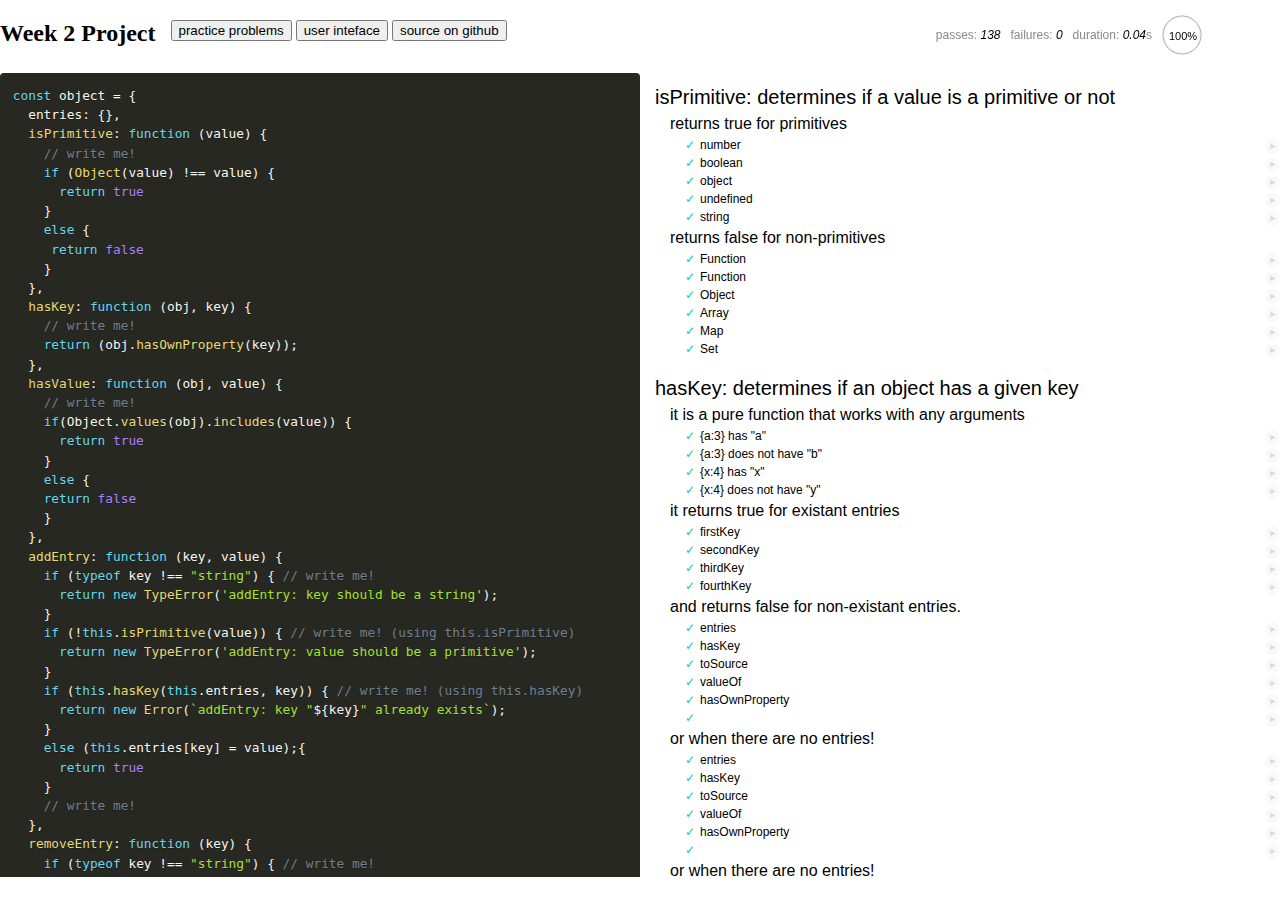
<file: week-2-project/index.html>
<!doctype html>

<html lang="en">

<head>
  <meta charset="utf-8">

  <title>week 2 project</title>
  <meta name="description" content="week 2 project">

  <script src="../dependencies/toString.js"></script>

  <script src="../dependencies/prism/script.js"></script>
  <link rel="stylesheet" type="text/css" href="../dependencies/prism/style.css">

  <link href="../dependencies/mocha/mocha.css" rel="stylesheet" />
  <script src="../dependencies/mocha/mocha.js"></script>
  <script src="../dependencies/assert.js"></script>

  <!-- why won't local parser-babylon work -->
  <!-- <script src="../dependencies/prettier/standalone.js"></script> -->
  <!-- <script src="https://unpkg.com/prettier@1.13.0/standalone.js"></script> -->
  <!-- <script src="../dependencies/prettier/parser-babylon.js"></script> -->
  <!-- <script src="https://unpkg.com/prettier@1.13.0/parser-babylon.js"></script> -->

  <script src="./app.js"></script>

</head>

<body>

  <header style='display:flex; flex-direction: row;'>
    <h2>Week 2 Project</h2>
    <div style="padding-top:20px; padding-left:15px;">
      <a href='./practice-problems/index.html' target='_blank'><button>practice problems</button></a>
      <a href='./user-interface/index.html' target='_blank'><button>user inteface</button></a>
      <a href='https://www.badgerbadgerbadger.com/' target='_blank'><button>source on github</button></a>
    </div>
  </header>


  <section id='code and tests' style='height:90vh; display:flex; flex-direction: row;'>

    <div id='code side' style='width:50%;max-height:100%;overflow-y:scroll'>
      <pre style='font-size:80%;'><code id='object-code' class="language-js"></code></pre>
      <script>
        let appToString = toVariableString(object);
        // try {
        //   appToString = prettier.format(
        //     appToString,
        //     {
        //       parser: "babylon",
        //       plugins: prettierPlugins
        //     }
        //   )
        // } catch (err) { }

        const objectCode = document.getElementById('object-code');
        const newTextNode = document.createTextNode(appToString);
        objectCode.innerHTML = null;
        objectCode.appendChild(newTextNode);
        Prism.highlightAllUnder(objectCode);
      </script>
    </div>

    <div id="mocha" style='width:50%;margin-right:0;margin-top:0;margin-left:0;max-height:100%;overflow-y:scroll'></div>
    <script>
      mocha.setup({
        ui: 'bdd',
      })
    </script>
    <script src="./tests/is-primitive.js"></script>
    <script src="./tests/has-key.js"></script>
    <script src="./tests/has-value.js"></script>
    <script src="./tests/add-entry.js"></script>
    <script src="./tests/remove-entry.js"></script>
    <script src='./tests/update-entry.js'></script>
    <script src="./tests/read-all.js"></script>
    <script src="./tests/find-by-key.js"></script>
    <script src="./tests/find-by-value.js"></script>
    <script>
      mocha.run();
    </script>

  </section>



</body>

</html>
</file>
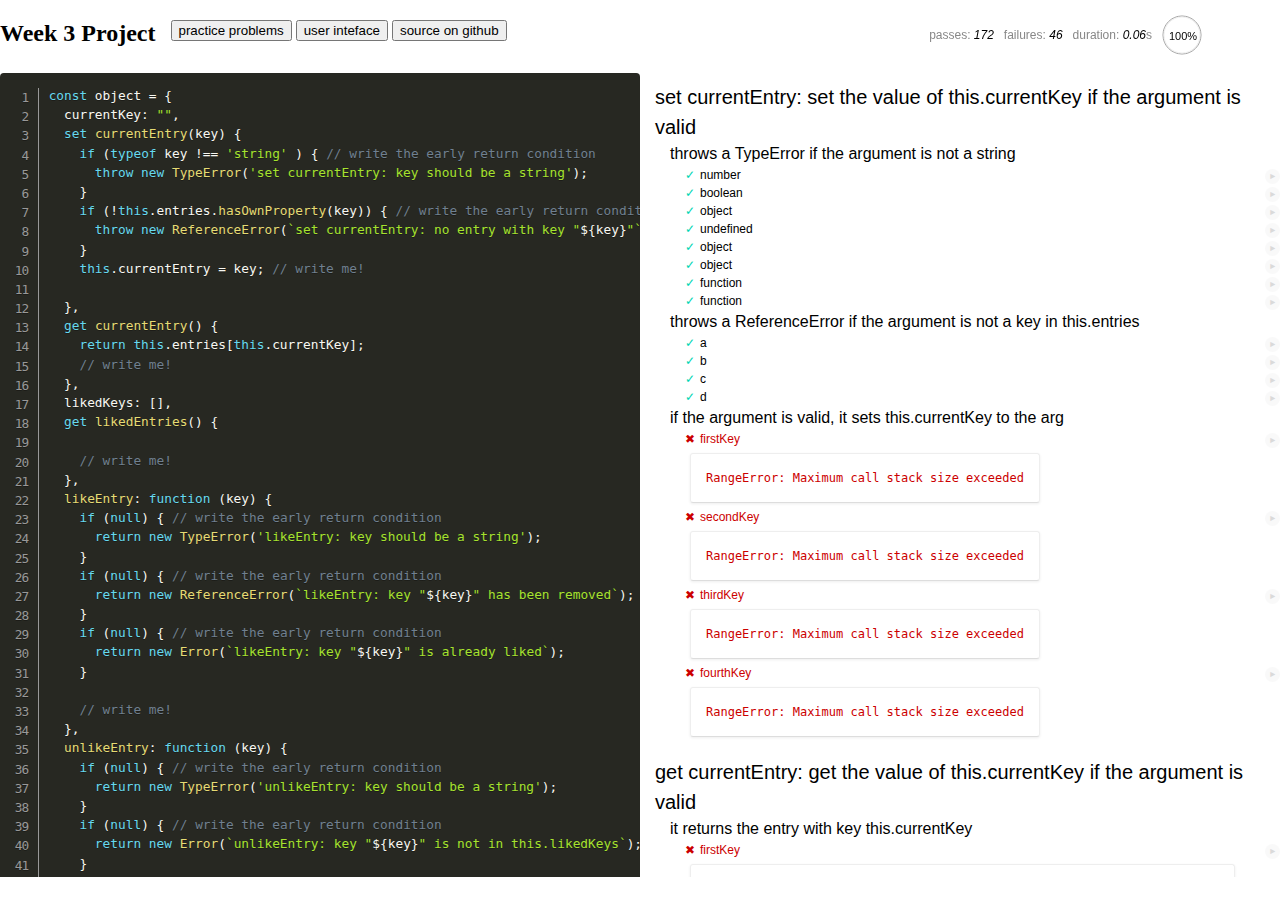
<file: week-3-project/index.html>
<!doctype html>

<html lang="en">

<head>
  <meta charset="utf-8">

  <title>week 3 project</title>
  <meta name="description" content="week 3 project">

  <script src="../dependencies/toString.js"></script>

  <script src="../dependencies/prism/script.js"></script>
  <link rel="stylesheet" type="text/css" href="../dependencies/prism/style.css">

  <link href="../dependencies/mocha/mocha.css" rel="stylesheet" />
  <script src="../dependencies/mocha/mocha.js"></script>
  <script src="../dependencies/assert.js"></script>

  <!-- why won't local parser-babylon work -->
  <!-- <script src="../dependencies/prettier/standalone.js"></script> -->
  <!-- <script src="https://unpkg.com/prettier@1.13.0/standalone.js"></script> -->
  <!-- <script src="../dependencies/prettier/parser-babylon.js"></script> -->
  <!-- <script src="https://unpkg.com/prettier@1.13.0/parser-babylon.js"></script> -->

  <script src="./app.js"></script>

</head>

<body>

  <header style='display:flex; flex-direction: row;'>
    <h2>Week 3 Project</h2>
    <div style="padding-top:20px; padding-left:15px;">
      <a href='./practice-problems/index.html' target='_blank'><button>practice problems</button></a>
      <a href='./user-interface/index.html' target='_blank'><button>user inteface</button></a>
      <a href='https://www.badgerbadgerbadger.com/' target='_blank'><button>source on github</button></a>
    </div>
  </header>


  <section id='code and tests' style='height:90vh; display:flex; flex-direction: row;'>

    <div id='code side' style='width:50%;max-height:100%;overflow-y:scroll'>
      <pre style='font-size:80%;'><code id='object-code' class="line-numbers language-js"></code></pre>
      <script>
        let appToString = toVariableString(object);
        // try {
        //   appToString = prettier.format(
        //     appToString,
        //     {
        //       parser: "babylon",
        //       plugins: prettierPlugins
        //     }
        //   )
        // } catch (err) { }
        console.log(appToString)

        const objectCode = document.getElementById('object-code');
        const newTextNode = document.createTextNode(appToString);
        objectCode.innerHTML = null;
        objectCode.appendChild(newTextNode);
        Prism.highlightAllUnder(objectCode);
      </script>
    </div>

    <div id="mocha" style='width:50%;margin-right:0;margin-top:0;margin-left:0;max-height:100%;overflow-y:scroll'></div>
    <script>
      mocha.setup({
        ui: 'bdd',
      })
    </script>
    <script src="./tests/set-current-entry.js"></script>
    <script src="./tests/get-current-entry.js"></script>
    <script src="./tests/get-liked-entries.js"></script>
    <script src="./tests/like-entry.js"></script>
    <script src="./tests/unlike-entry.js"></script>
    <script src="./tests/is-primitive.js"></script>
    <script src="./tests/has-key.js"></script>
    <script src="./tests/has-value.js"></script>
    <script src="./tests/add-entry.js"></script>
    <script src="./tests/remove-entry.js"></script>
    <script src='./tests/update-entry.js'></script>
    <script src="./tests/read-all.js"></script>
    <script src="./tests/find-by-key.js"></script>
    <script src="./tests/find-by-value.js"></script>
    <script>
      mocha.run();
    </script>

  </section>



</body>

</html>
</file>
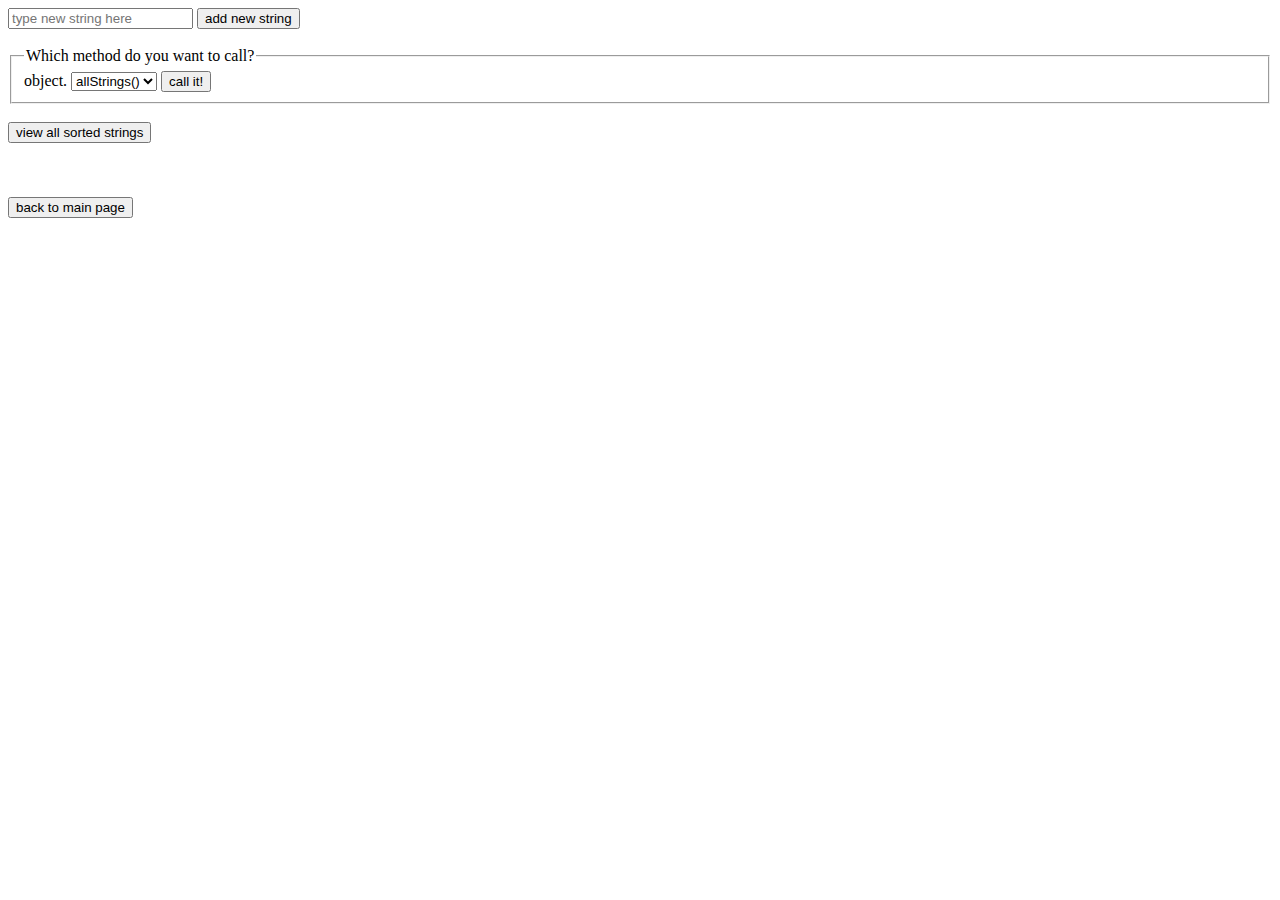
<file: week-1-project/user-interface/index.html>
<html>

<head>
  <meta charset="utf-8">
  <title>week 1 project UI</title>
  <meta name="description" content="week 1 project UI">

  <script src="../app.js"></script>


  <script src='./views/render-array.js'></script>
  <script src='./views/render-number.js'></script>
</head>

<body>

  <section>
    <input id='new-string-input' placeholder="type new string here" />
    <button id='addString-button'>add new string</button>
  </section>
  <br>
  <section>
    <fieldset>
      <legend>Which method do you want to call?</legend>
      <label>object.</label>
      <select id="method-name">
        <option value="allStrings">allStrings()</option>
        <!-- make sure users can call all methods! -->
      </select>
      <button id='call-it'>call it!</button>
    </fieldset>
  </section>
  <br>
  <section>
    <button id='view-sorted-strings'>view all sorted strings</button>
  </section>
  <br>
  <section id='display-zone' style='display:flex; flex-direction: row;'></section>

  <br>
  <br>

  <!-- <a href='../index.html' on>back to main page</a> -->
  <button onclick='window.close()' on>back to main page</button>

  <script src='./handlers/view-sorted-strings.js'></script>
  <script src='./handlers/add-string.js'></script>
  <script src='./handlers/call-methods.js'></script>
</body>

</html>
</file>
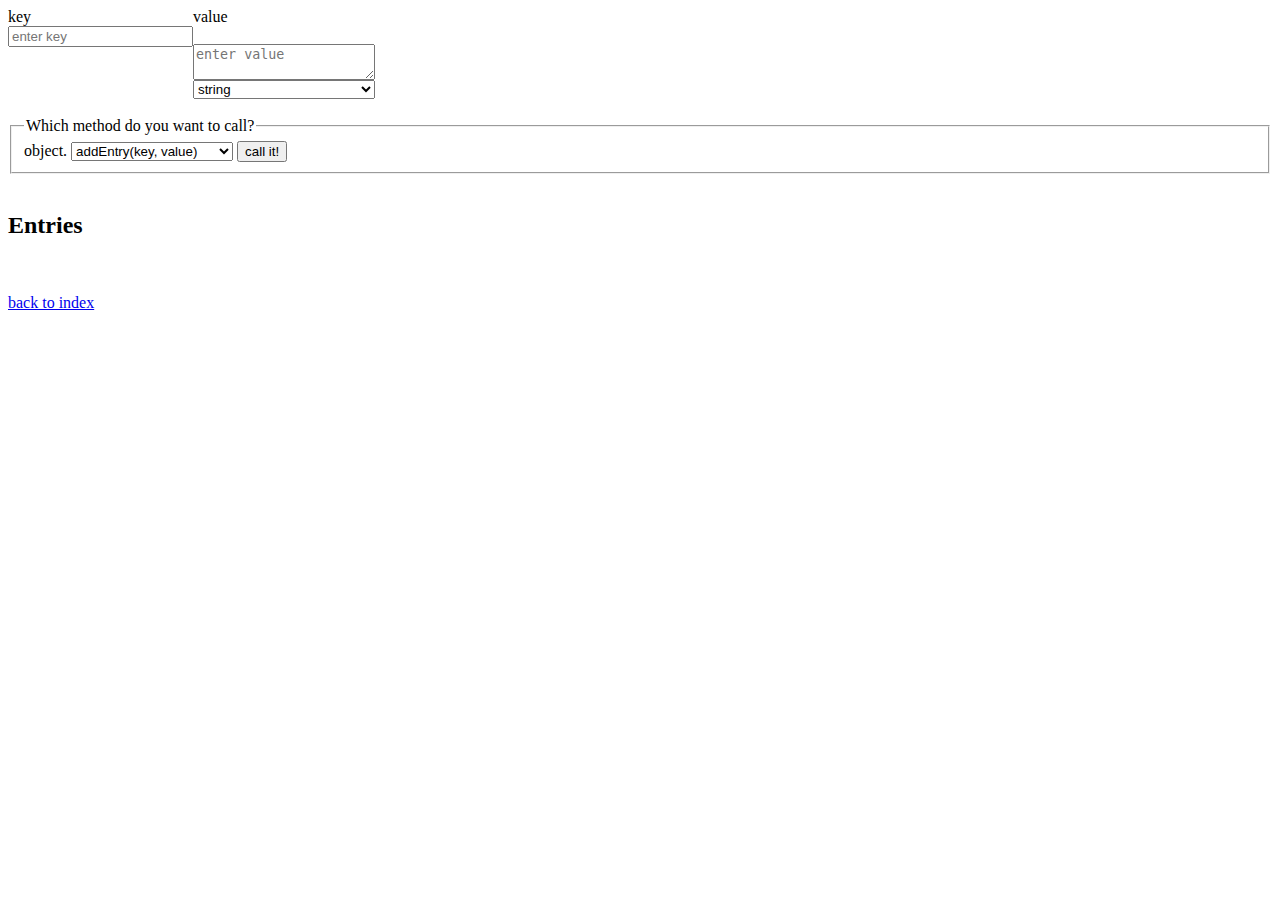
<file: week-2-project/user-interface/index.html>
<html>
  <head>
    <meta charset="utf-8" />
    <title>week 2 project UI</title>
    <meta name="description" content="week 2 project UI" />

    <script src="../app.js"></script>

    <script src="./views/render-error.js"></script>
    <script src="./views/render-object.js"></script>

    <script src="./scripts/type-caster.js"></script>
  </head>

  <body>
    <section id="inputs" style="display: flex; flex-direction: row;">
      <div>
        <text>key</text><br />
        <input id="key" placeholder="enter key" />
      </div>
      <div style="display: flex; flex-direction: column;">
        <text>value</text><br />
        <textarea id="value-value" placeholder="enter value"></textarea>
        <select id="value-type">
          <option value="string">string</option>
          <option value="number">number</option>
          <option value="boolean">boolean</option>
          <option value="object">null</option>
          <option value="undefined">undefined</option>
        </select>
      </div>
    </section>
    <br />
    <section id="method-select">
      <fieldset>
        <legend>Which method do you want to call?</legend>
        <label>object.</label>
        <select id="method-name">
          <option value="addEntry">addEntry(key, value)</option>
          <option value="removeEntry">removeEntry(key)</option>
          <option value="updateEntry">updateEntry(key, value)</option>
          <option value="readAll">readAll()</option>
          <option value="findByKey">findByKey(key)</option>
          <option value="findByValue">findByValue(value)</option>
        </select>
        <button id="call-it">call it!</button>
      </fieldset>
    </section>
    <br />
    <section id="entries-display">
      <h2>Entries</h2>
    </section>
    <div id="display-zone"></div>

    <br />
    <br />

    <!-- <button onclick='window.close()' on>back to main page</button> -->
    <a href="../index.html">back to index</a>

    <script src="./handlers/call-it.js"></script>
  </body>
</html>
</file>
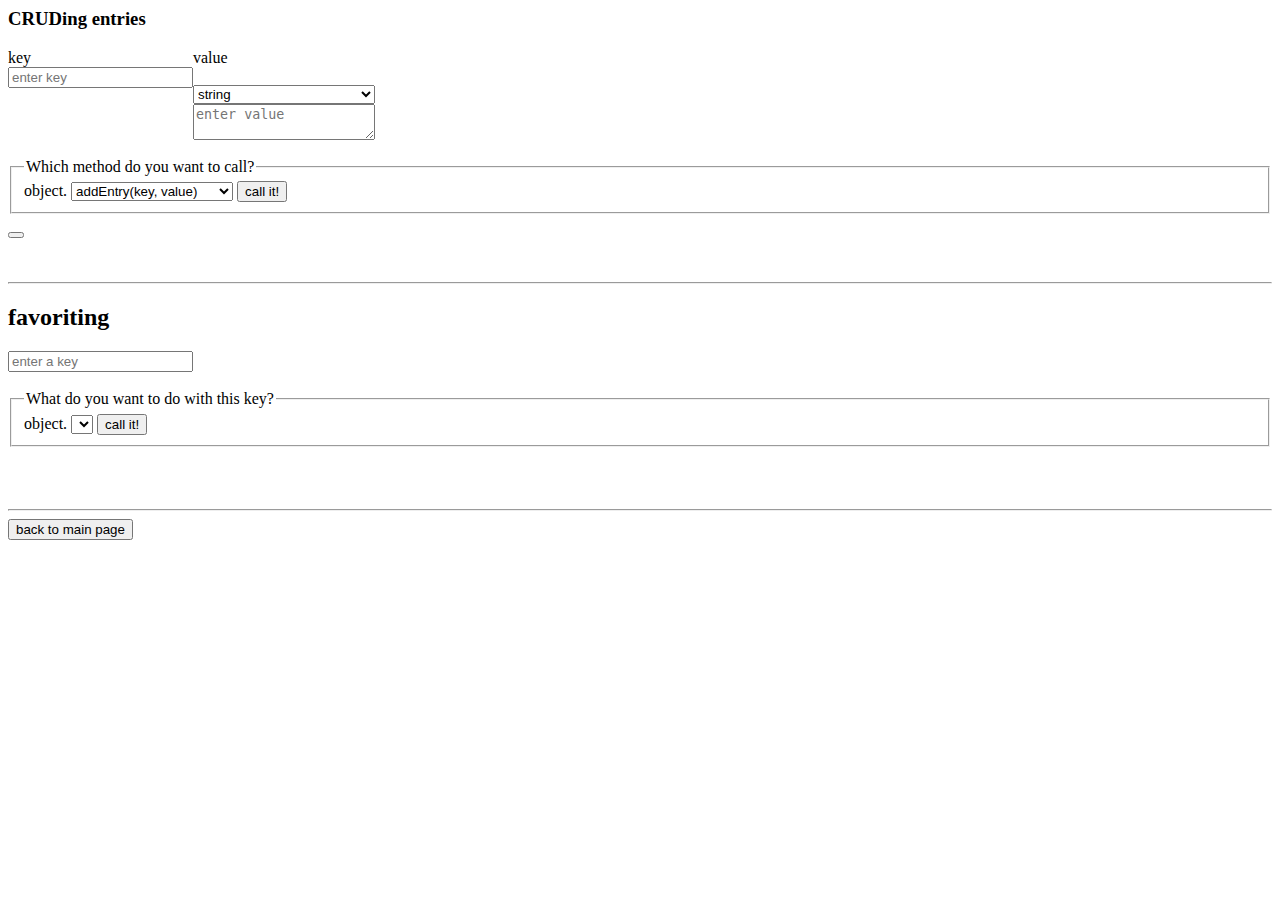
<file: week-3-project/user-interface/index.html>
<html>

<head>
  <meta charset="utf-8">
  <title>week 3 project UI</title>
  <meta name="description" content="week 3 project UI">

  <script src="../app.js"></script>


  <script src='./views/render-array.js'></script>
  <script src='./views/render-number.js'></script>
</head>

<body>

  <section id='cruding'>
    <h3>CRUDing entries</h3>
    <section style='display: flex; flex-direction: row;'>
      <div>
        <text>key</text><br>
        <input id='key' placeholder="enter key" />
      </div>
      <div style='display: flex; flex-direction: column;'>
        <text>value</text><br>
        <select id='value-type'>
          <option value="string">string</option>
          <option value="number">number</option>
          <option value="boolean">boolean</option>
          <option value="null">null</option>
          <option value="undefined">undefined</option>
        </select>
        <textarea id='value-value' placeholder="enter value"></textarea>
      </div>
    </section>
    <br>
    <section>
      <fieldset>
        <legend>Which method do you want to call?</legend>
        <label>object.</label>
        <select id="method-name">
          <option value="addEntry">addEntry(key, value)</option>
          <option value="removeEntry">removeEntry(key)</option>
          <option value="updateEntry">updateEntry(key, value)</option>
          <option value="readAll">readAll()</option>
          <option value="findByKey">findByKey(key)</option>
          <option value="findByValue">findByValue(value)</option>
        </select>
        <button id='call-it'>call it!</button>
      </fieldset>
    </section>
    <br>
    <section>
      <button id='view-sorted-strings'></button>
    </section>
    <br>
    <section id='display-zone' style='display:flex; flex-direction: row;'></section>
    <br>
  </section>

  <hr>

  <section id='favoriting'>
    <h2>favoriting</h2>
    <section>
      <input id='favorite-key-input' placeholder="enter a key" />
    </section>
    <br>
    <section>
      <fieldset>
        <legend>What do you want to do with this key?</legend>
        <label>object.</label>
        <select id="favorites-method-name">
          <option value=""></option>
          <!-- make sure users can call all methods! -->
        </select>
        <button id='call-it'>call it!</button>
      </fieldset>
    </section>
    <br>
    <section id='favorites-display-zone' style='display:flex; flex-direction: row;'></section>
  </section>

  <br>
  <br>
  <hr>
  <button onclick='window.close()' on>back to main page</button>

  <script src='./handlers/view-sorted-strings.js'></script>
  <script src='./handlers/add-value.js'></script>
  <script src='./handlers/call-methods.js'></script>
  <script src='./handlers/favoriting.js'></script>
</body>

</html>
</file>
<file: dependencies/prism/style.css>
/* PrismJS 1.17.1
https://prismjs.com/download.html#themes=prism-okaidia&languages=clike+javascript&plugins=line-numbers */
/**
 * okaidia theme for JavaScript, CSS and HTML
 * Loosely based on Monokai textmate theme by http://www.monokai.nl/
 * @author ocodia
 */

code[class*="language-"],
pre[class*="language-"] {
	color: #f8f8f2;
	background: none;
	text-shadow: 0 1px rgba(0, 0, 0, 0.3);
	font-family: Consolas, Monaco, 'Andale Mono', 'Ubuntu Mono', monospace;
	font-size: 1em;
	text-align: left;
	white-space: pre;
	word-spacing: normal;
	word-break: normal;
	word-wrap: normal;
	line-height: 1.5;

	-moz-tab-size: 4;
	-o-tab-size: 4;
	tab-size: 4;

	-webkit-hyphens: none;
	-moz-hyphens: none;
	-ms-hyphens: none;
	hyphens: none;
}

/* Code blocks */
pre[class*="language-"] {
	padding: 1em;
	margin: .5em 0;
	overflow: auto;
	border-radius: 0.3em;
}

:not(pre) > code[class*="language-"],
pre[class*="language-"] {
	background: #272822;
}

/* Inline code */
:not(pre) > code[class*="language-"] {
	padding: .1em;
	border-radius: .3em;
	white-space: normal;
}

.token.comment,
.token.prolog,
.token.doctype,
.token.cdata {
	color: slategray;
}

.token.punctuation {
	color: #f8f8f2;
}

.namespace {
	opacity: .7;
}

.token.property,
.token.tag,
.token.constant,
.token.symbol,
.token.deleted {
	color: #f92672;
}

.token.boolean,
.token.number {
	color: #ae81ff;
}

.token.selector,
.token.attr-name,
.token.string,
.token.char,
.token.builtin,
.token.inserted {
	color: #a6e22e;
}

.token.operator,
.token.entity,
.token.url,
.language-css .token.string,
.style .token.string,
.token.variable {
	color: #f8f8f2;
}

.token.atrule,
.token.attr-value,
.token.function,
.token.class-name {
	color: #e6db74;
}

.token.keyword {
	color: #66d9ef;
}

.token.regex,
.token.important {
	color: #fd971f;
}

.token.important,
.token.bold {
	font-weight: bold;
}
.token.italic {
	font-style: italic;
}

.token.entity {
	cursor: help;
}

pre[class*="language-"].line-numbers {
	position: relative;
	padding-left: 3.8em;
	counter-reset: linenumber;
}

pre[class*="language-"].line-numbers > code {
	position: relative;
	white-space: inherit;
}

.line-numbers .line-numbers-rows {
	position: absolute;
	pointer-events: none;
	top: 0;
	font-size: 100%;
	left: -3.8em;
	width: 3em; /* works for line-numbers below 1000 lines */
	letter-spacing: -1px;
	border-right: 1px solid #999;

	-webkit-user-select: none;
	-moz-user-select: none;
	-ms-user-select: none;
	user-select: none;

}

	.line-numbers-rows > span {
		pointer-events: none;
		display: block;
		counter-increment: linenumber;
	}

		.line-numbers-rows > span:before {
			content: counter(linenumber);
			color: #999;
			display: block;
			padding-right: 0.8em;
			text-align: right;
		}
</file>
<file: dependencies/mocha/mocha.css>
@charset "utf-8";

body {
  margin:0;
}

#mocha {
  font: 20px/1.5 "Helvetica Neue", Helvetica, Arial, sans-serif;
  margin: 60px 50px 0px 0px;
}

#mocha ul,
#mocha li {
  margin: 0;
  padding: 0;
}

#mocha ul {
  list-style: none;
}

#mocha h1,
#mocha h2 {
  margin: 0;
}

#mocha h1 {
  margin-top: 15px;
  font-size: 1em;
  font-weight: 200;
}

#mocha h1 a {
  text-decoration: none;
  color: inherit;
}

#mocha h1 a:hover {
  text-decoration: underline;
}

#mocha .suite .suite h1 {
  margin-top: 0;
  font-size: .8em;
}

#mocha .hidden {
  display: none;
}

#mocha h2 {
  font-size: 12px;
  font-weight: normal;
  cursor: pointer;
}

#mocha .suite {
  margin-left: 15px;
}

#mocha .test {
  margin-left: 15px;
  overflow: hidden;
}

#mocha .test.pending:hover h2::after {
  content: '(pending)';
  font-family: arial, sans-serif;
}

#mocha .test.pass.medium .duration {
  background: #c09853;
}

#mocha .test.pass.slow .duration {
  background: #b94a48;
}

#mocha .test.pass::before {
  content: '✓';
  font-size: 12px;
  display: block;
  float: left;
  margin-right: 5px;
  color: #00d6b2;
}

#mocha .test.pass .duration {
  font-size: 9px;
  margin-left: 5px;
  padding: 2px 5px;
  color: #fff;
  -webkit-box-shadow: inset 0 1px 1px rgba(0,0,0,.2);
  -moz-box-shadow: inset 0 1px 1px rgba(0,0,0,.2);
  box-shadow: inset 0 1px 1px rgba(0,0,0,.2);
  -webkit-border-radius: 5px;
  -moz-border-radius: 5px;
  -ms-border-radius: 5px;
  -o-border-radius: 5px;
  border-radius: 5px;
}

#mocha .test.pass.fast .duration {
  display: none;
}

#mocha .test.pending {
  color: #0b97c4;
}

#mocha .test.pending::before {
  content: '◦';
  color: #0b97c4;
}

#mocha .test.fail {
  color: #c00;
}

#mocha .test.fail pre {
  color: black;
}

#mocha .test.fail::before {
  content: '✖';
  font-size: 12px;
  display: block;
  float: left;
  margin-right: 5px;
  color: #c00;
}

#mocha .test pre.error {
  color: #c00;
  max-height: 300px;
  overflow: auto;
}

#mocha .test .html-error {
  overflow: auto;
  color: black;
  line-height: 1.5;
  display: block;
  float: left;
  clear: left;
  font: 12px/1.5 monaco, monospace;
  margin: 5px;
  padding: 15px;
  border: 1px solid #eee;
  max-width: 85%; /*(1)*/
  max-width: -webkit-calc(100% - 42px);
  max-width: -moz-calc(100% - 42px);
  max-width: calc(100% - 42px); /*(2)*/
  max-height: 300px;
  word-wrap: break-word;
  border-bottom-color: #ddd;
  -webkit-box-shadow: 0 1px 3px #eee;
  -moz-box-shadow: 0 1px 3px #eee;
  box-shadow: 0 1px 3px #eee;
  -webkit-border-radius: 3px;
  -moz-border-radius: 3px;
  border-radius: 3px;
}

#mocha .test .html-error pre.error {
  border: none;
  -webkit-border-radius: 0;
  -moz-border-radius: 0;
  border-radius: 0;
  -webkit-box-shadow: 0;
  -moz-box-shadow: 0;
  box-shadow: 0;
  padding: 0;
  margin: 0;
  margin-top: 18px;
  max-height: none;
}

/**
 * (1): approximate for browsers not supporting calc
 * (2): 42 = 2*15 + 2*10 + 2*1 (padding + margin + border)
 *      ^^ seriously
 */
#mocha .test pre {
  display: block;
  float: left;
  clear: left;
  font: 12px/1.5 monaco, monospace;
  margin: 5px;
  padding: 15px;
  border: 1px solid #eee;
  max-width: 85%; /*(1)*/
  max-width: -webkit-calc(100% - 42px);
  max-width: -moz-calc(100% - 42px);
  max-width: calc(100% - 42px); /*(2)*/
  word-wrap: break-word;
  border-bottom-color: #ddd;
  -webkit-box-shadow: 0 1px 3px #eee;
  -moz-box-shadow: 0 1px 3px #eee;
  box-shadow: 0 1px 3px #eee;
  -webkit-border-radius: 3px;
  -moz-border-radius: 3px;
  border-radius: 3px;
}

#mocha .test h2 {
  position: relative;
}

#mocha .test a.replay {
  position: absolute;
  top: 3px;
  right: 0;
  text-decoration: none;
  vertical-align: middle;
  display: block;
  width: 15px;
  height: 15px;
  line-height: 15px;
  text-align: center;
  background: #eee;
  font-size: 15px;
  -webkit-border-radius: 15px;
  -moz-border-radius: 15px;
  border-radius: 15px;
  -webkit-transition:opacity 200ms;
  -moz-transition:opacity 200ms;
  -o-transition:opacity 200ms;
  transition: opacity 200ms;
  opacity: 0.3;
  color: #888;
}

#mocha .test:hover a.replay {
  opacity: 1;
}

#mocha-report.pass .test.fail {
  display: none;
}

#mocha-report.fail .test.pass {
  display: none;
}

#mocha-report.pending .test.pass,
#mocha-report.pending .test.fail {
  display: none;
}
#mocha-report.pending .test.pass.pending {
  display: block;
}

#mocha-error {
  color: #c00;
  font-size: 1.5em;
  font-weight: 100;
  letter-spacing: 1px;
}

#mocha-stats {
  position: fixed;
  top: 15px;
  right: 73px;
  font-size: 12px;
  margin: 0;
  color: #888;
  z-index: 1;
}

#mocha-stats .progress {
  float: right;
  padding-top: 0;

  /**
   * Set safe initial values, so mochas .progress does not inherit these
   * properties from Bootstrap .progress (which causes .progress height to
   * equal line height set in Bootstrap).
   */
  height: auto;
  -webkit-box-shadow: none;
  -moz-box-shadow: none;
  box-shadow: none;
  background-color: initial;
}

#mocha-stats em {
  color: black;
}

#mocha-stats a {
  text-decoration: none;
  color: inherit;
}

#mocha-stats a:hover {
  border-bottom: 1px solid #eee;
}

#mocha-stats li {
  display: inline-block;
  margin: 0 5px;
  list-style: none;
  padding-top: 11px;
}

#mocha-stats canvas {
  width: 40px;
  height: 40px;
}

#mocha code .comment { color: #ddd; }
#mocha code .init { color: #2f6fad; }
#mocha code .string { color: #5890ad; }
#mocha code .keyword { color: #8a6343; }
#mocha code .number { color: #2f6fad; }

@media screen and (max-device-width: 480px) {
  #mocha {
    margin: 60px 0px;
  }

  #mocha #stats {
    position: absolute;
  }
}
</file>
